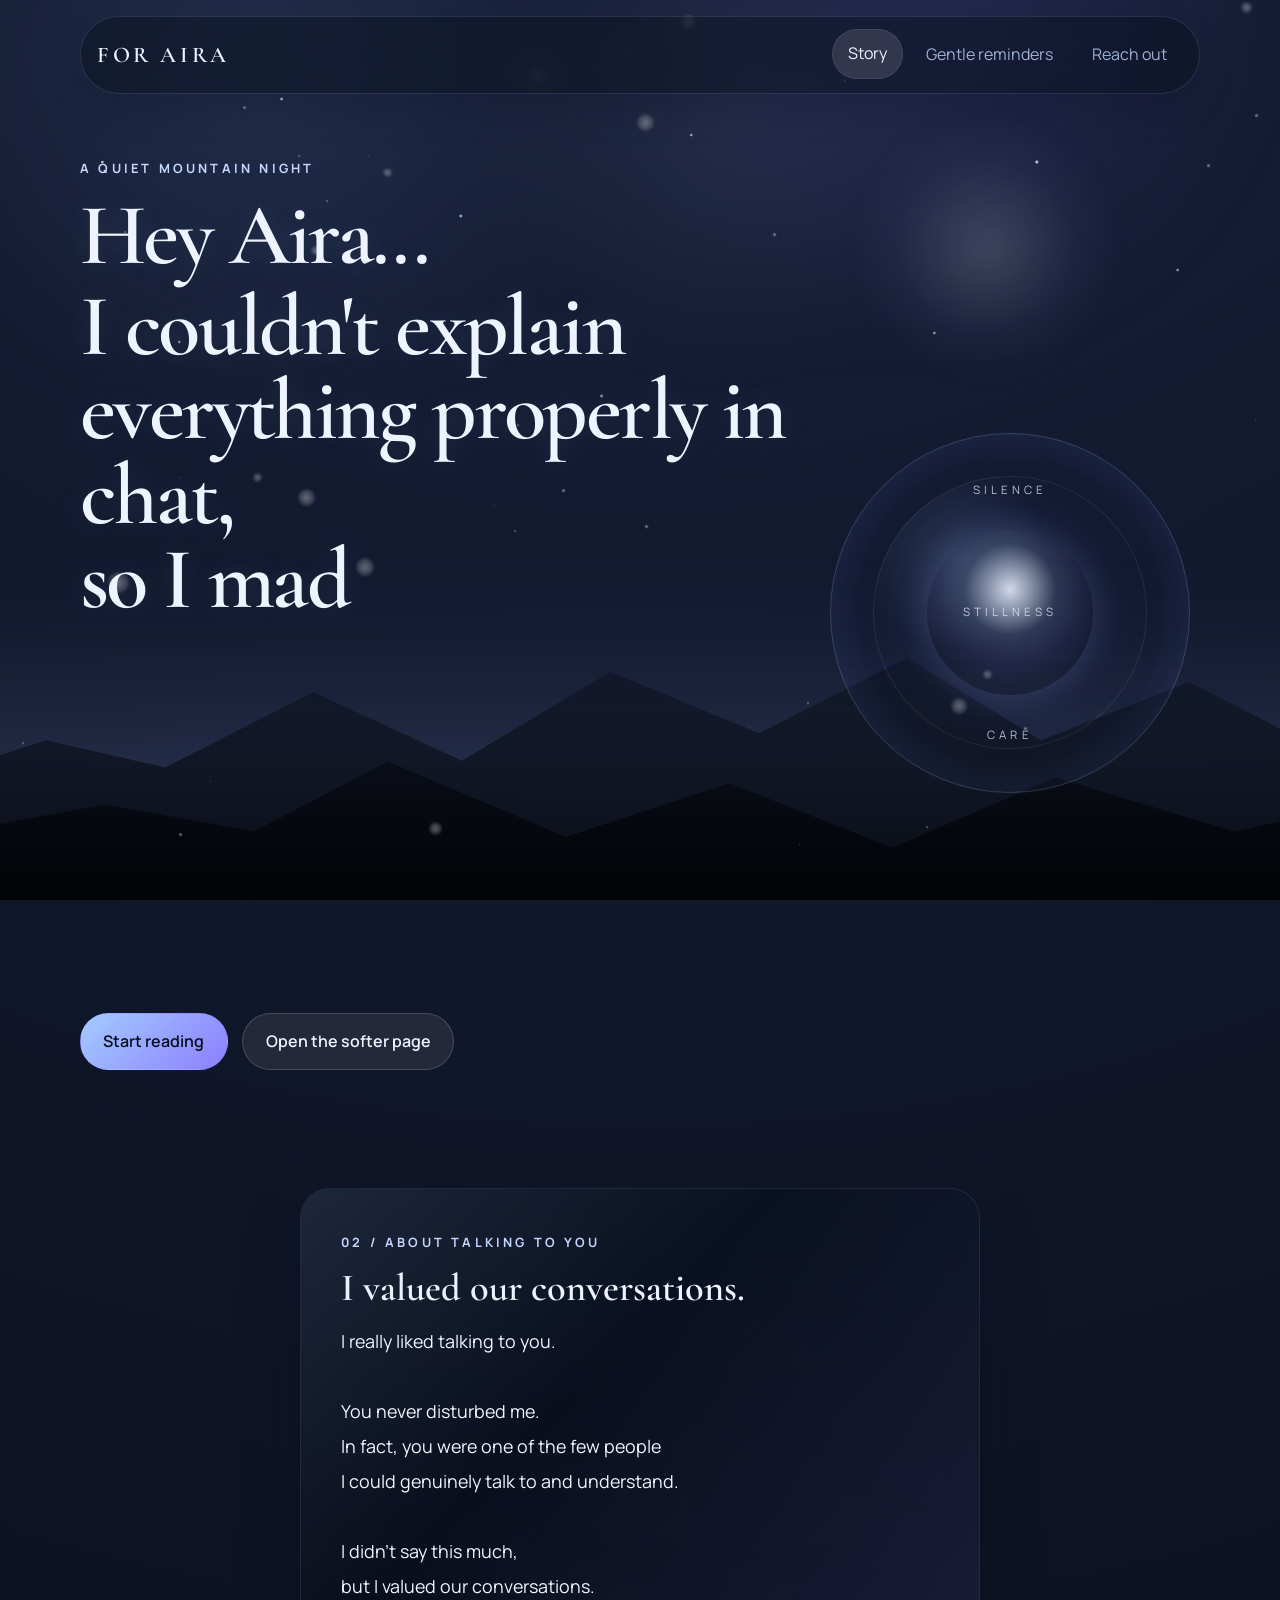
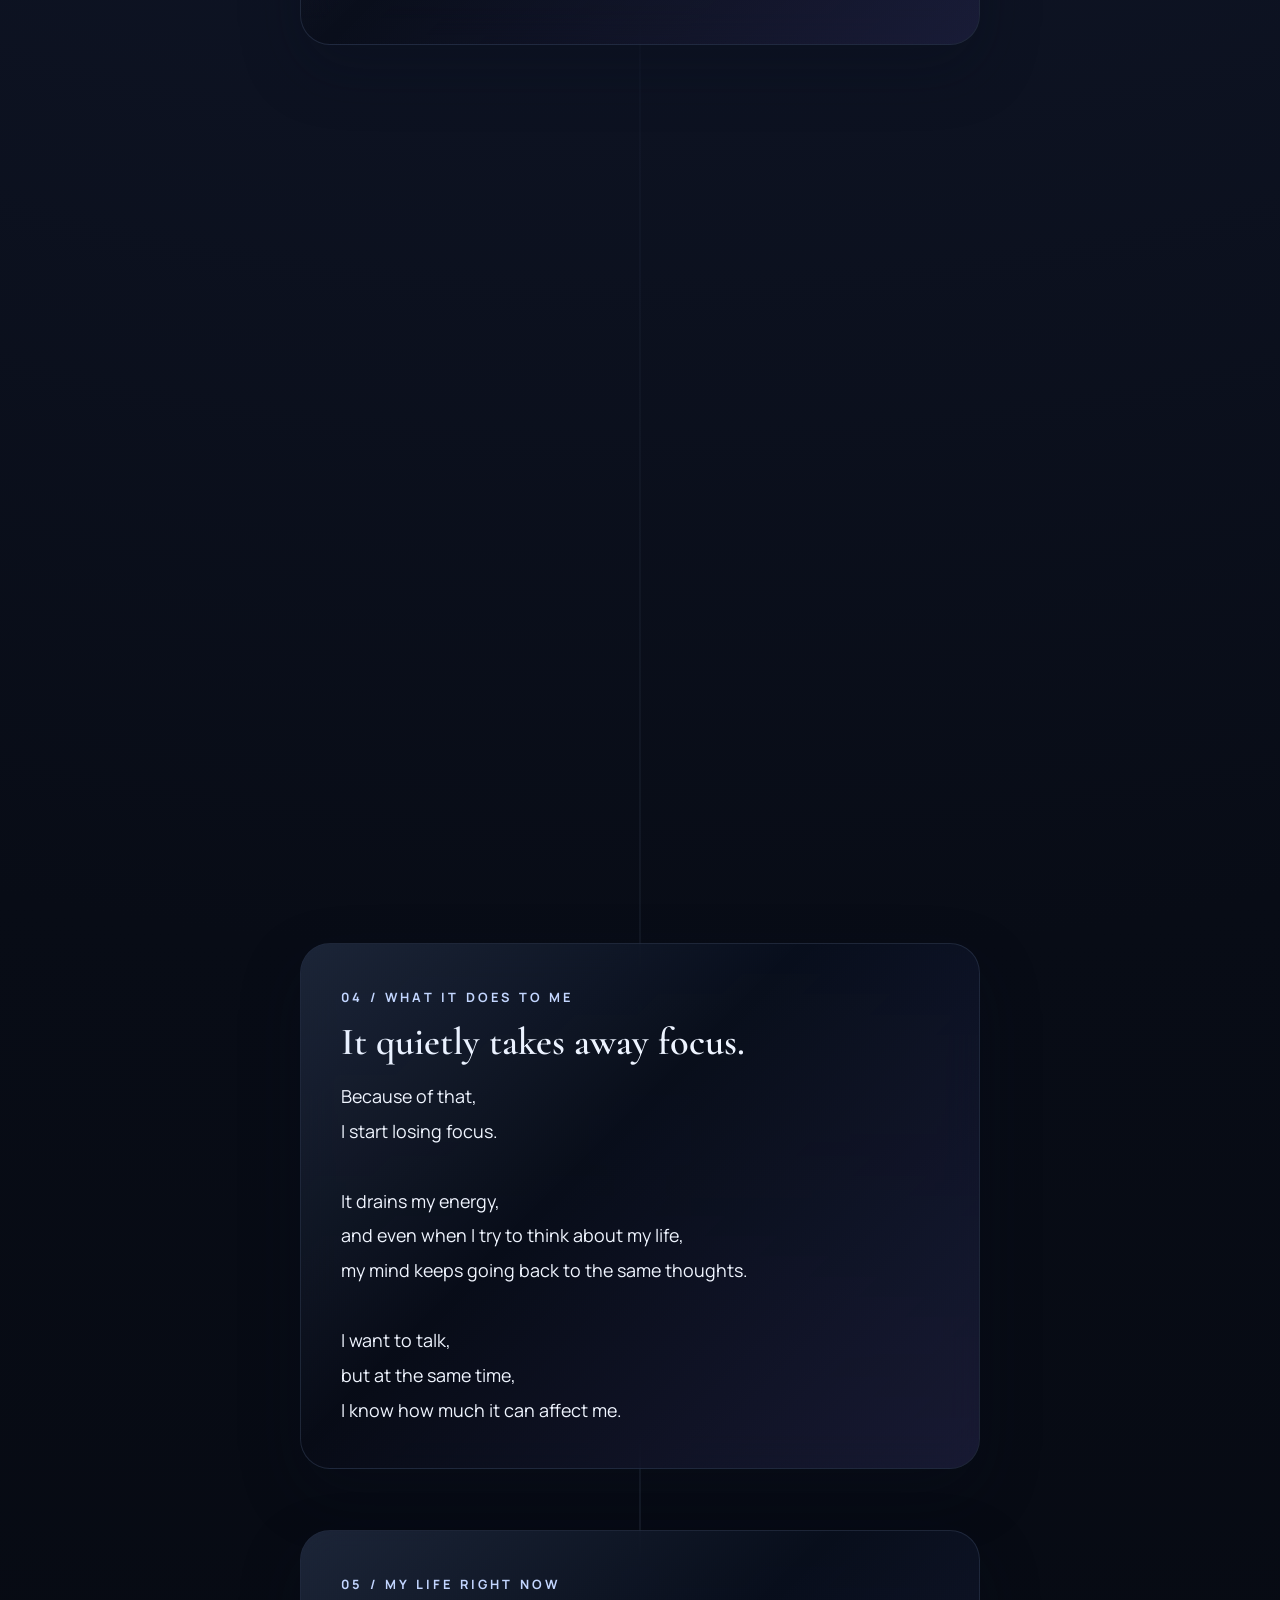
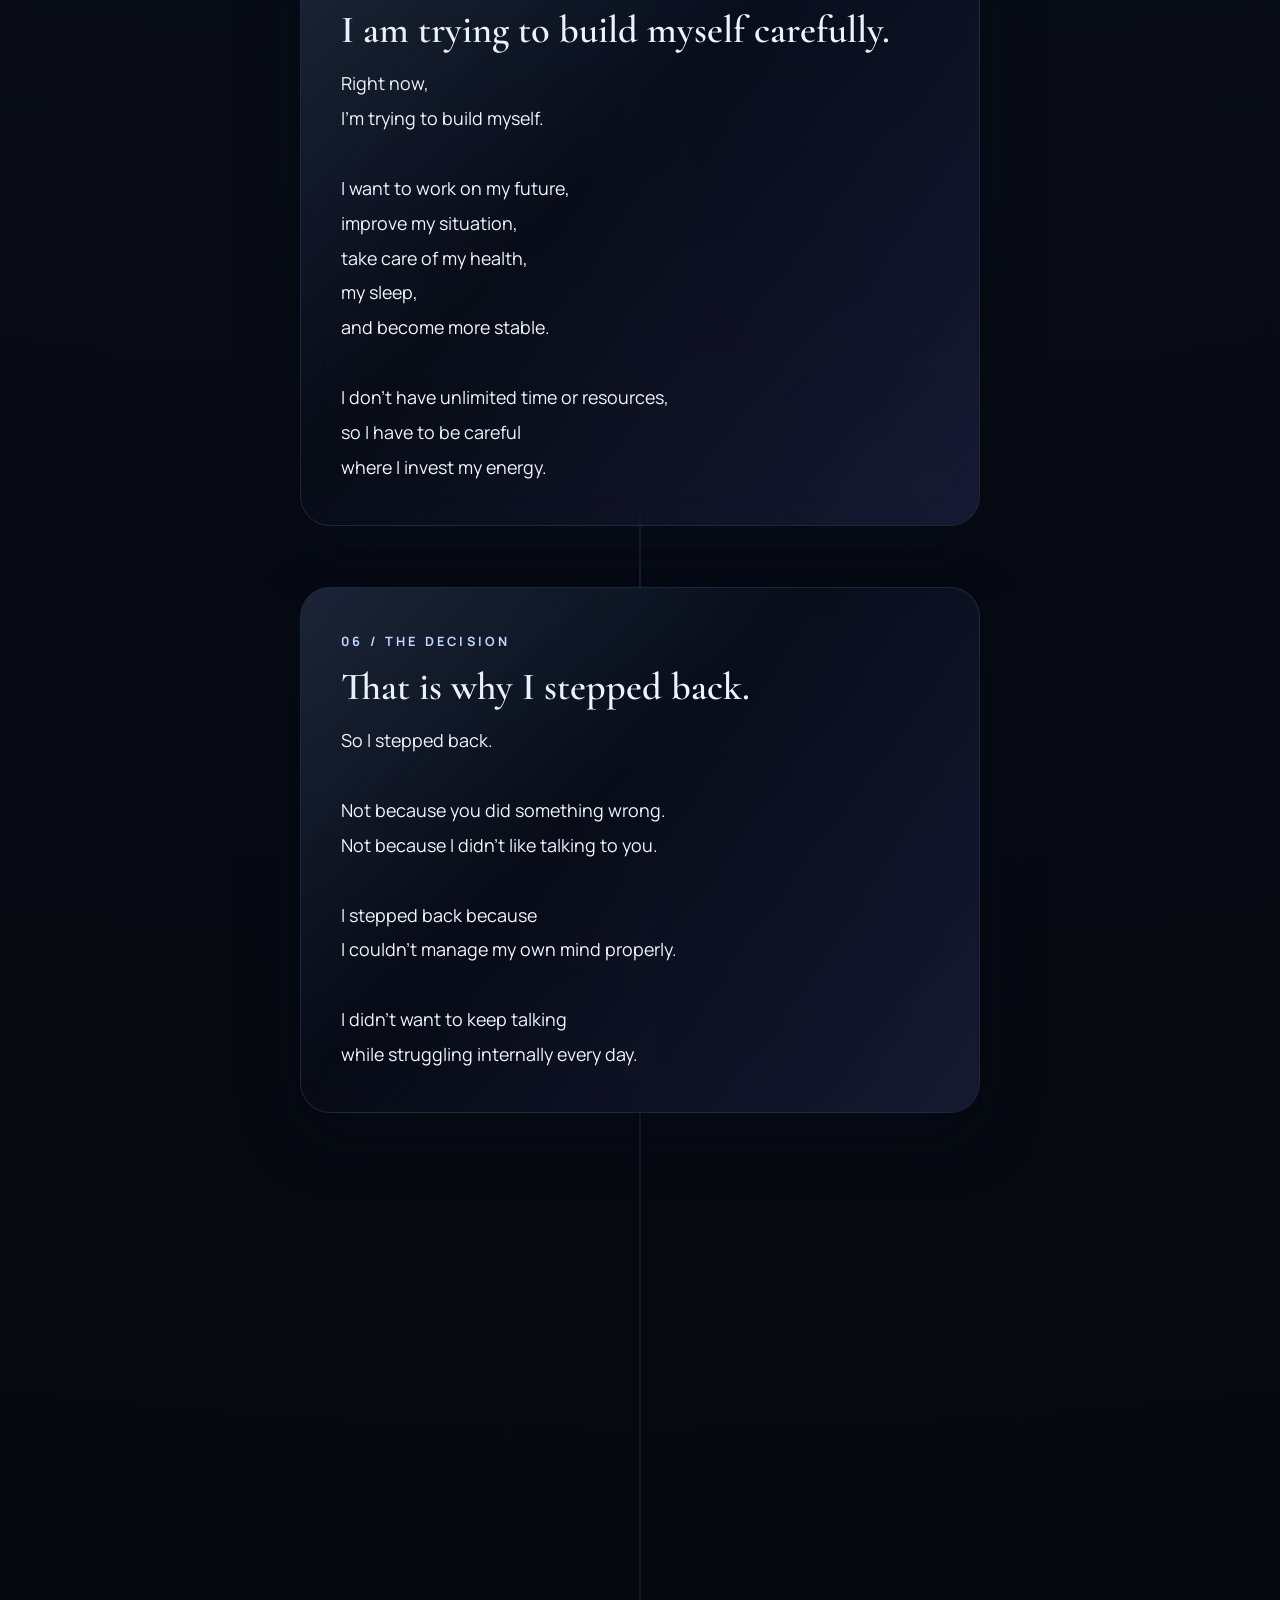
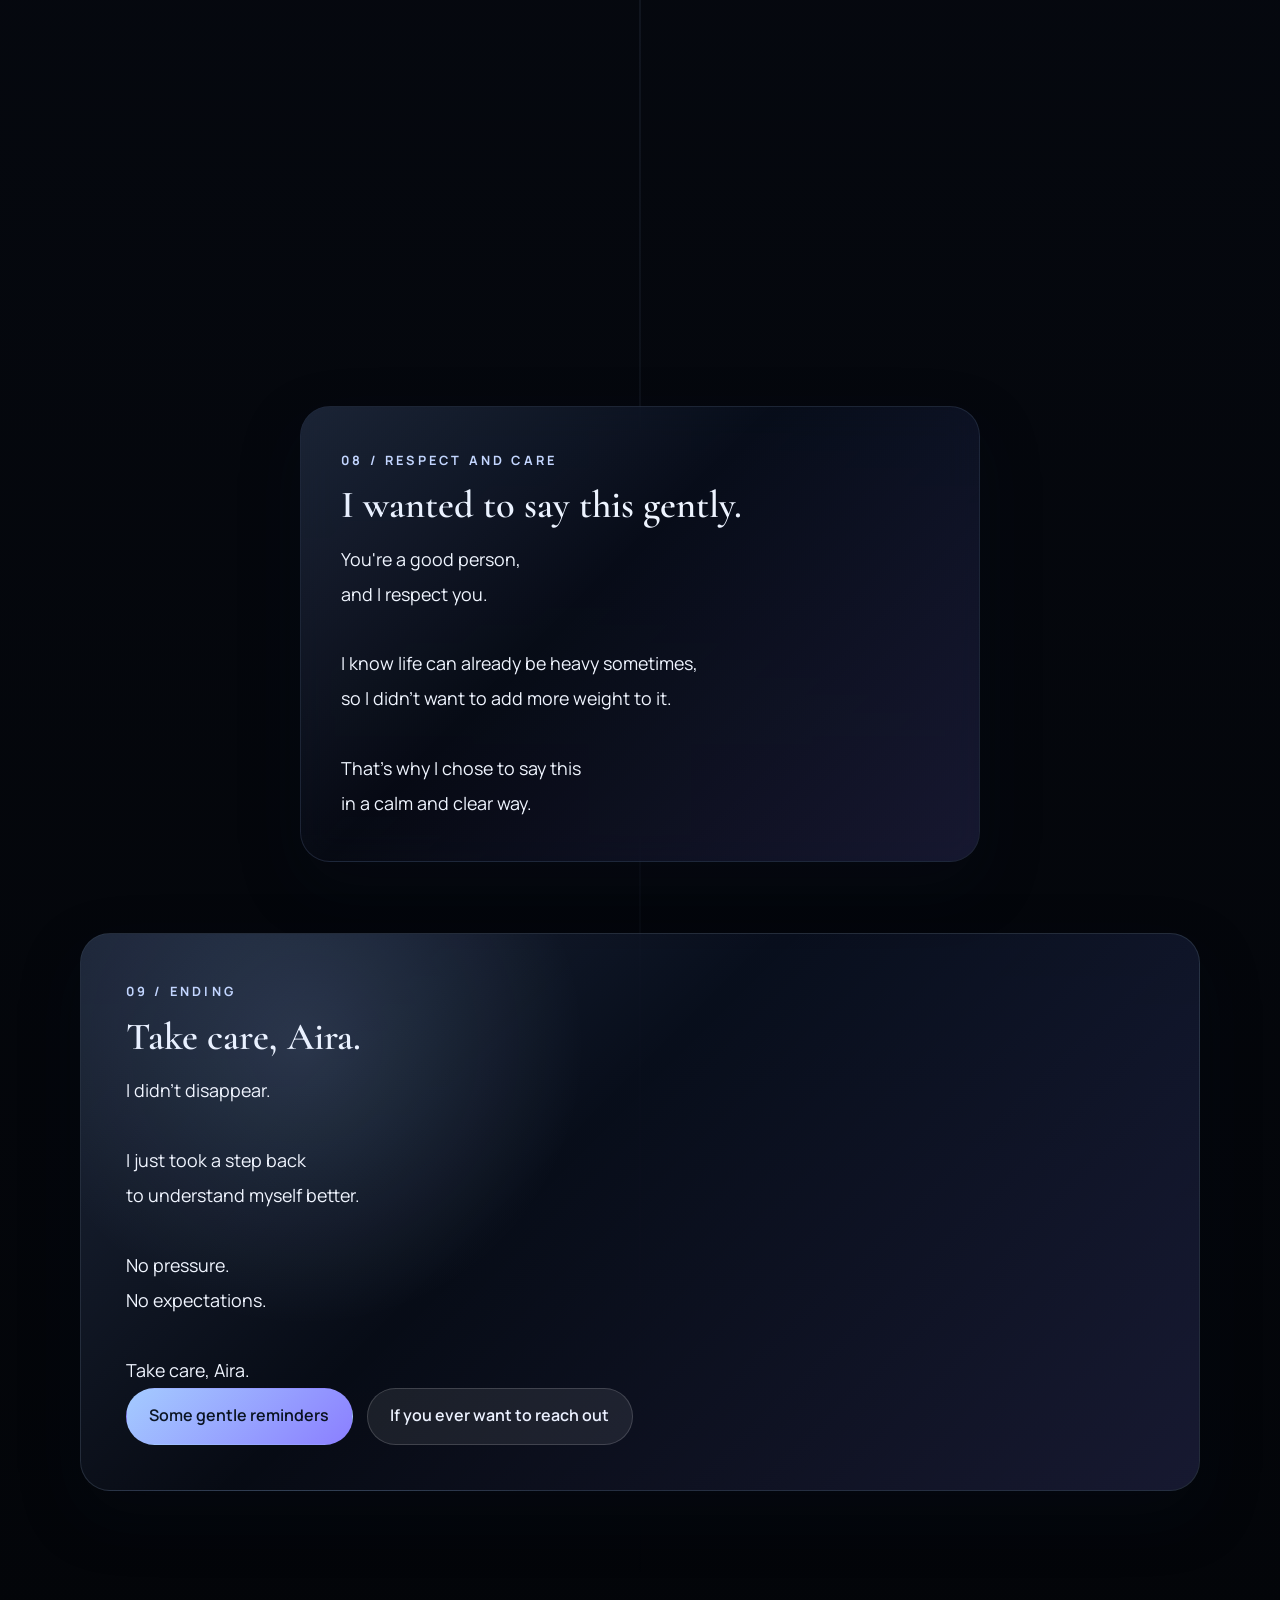
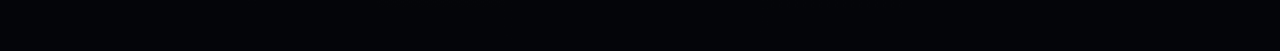
<file: index.html>
<!DOCTYPE html>
<html lang="en">
<head>
  <meta charset="UTF-8">
  <meta name="viewport" content="width=device-width, initial-scale=1.0">
  <meta name="theme-color" content="#070b15">
  <title>A Quiet Note for Aira</title>
  <link rel="preconnect" href="https://fonts.googleapis.com">
  <link rel="preconnect" href="https://fonts.gstatic.com" crossorigin>
  <link href="https://fonts.googleapis.com/css2?family=Cormorant+Garamond:wght@400;500;600;700&family=Manrope:wght@400;500;600;700&family=Quicksand:wght@500;600;700&display=swap" rel="stylesheet">
  <link rel="stylesheet" href="style.css">
  <script src="java.js" defer></script>
</head>
<body class="page-main">
  <div class="page-transition" aria-hidden="true"></div>

  <div class="ambient ambient-main" aria-hidden="true">
    <div class="starfield parallax-layer" data-speed="0.05"></div>
    <div class="nebula parallax-layer" data-speed="0.1"></div>
    <div class="moon-glow parallax-layer" data-speed="0.08"></div>
    <div class="mist mist-one"></div>
    <div class="mist mist-two"></div>
    <div class="mountain mountain-back parallax-layer" data-speed="0.03"></div>
    <div class="mountain mountain-front parallax-layer" data-speed="0.015"></div>
    <div class="particle-field" data-particle-kind="star" data-particle-count="24"></div>
    <div class="particle-field" data-particle-kind="orb" data-particle-count="14"></div>
  </div>

  <header class="site-header">
    <nav class="site-nav" aria-label="Primary">
      <a class="brand" href="index.html">For Aira</a>
      <div class="nav-links">
        <a class="nav-link is-current" href="index.html">Story</a>
        <a class="nav-link" href="real.html">Gentle reminders</a>
        <a class="nav-link" href="q&amp;a.html">Reach out</a>
      </div>
    </nav>
  </header>

  <main class="main-shell">
    <section class="main-hero">
      <div class="container hero-layout">
        <div class="hero-copy">
          <p class="eyebrow">A quiet mountain night</p>
          <h1 class="hero-title">
            <span class="typed-line" data-text="Hey Aira..."></span>
            <span class="typed-line" data-text="I couldn&#39;t explain everything properly in chat,"></span>
            <span class="typed-line" data-text="so I made this."></span>
            <span class="typed-line" data-text="I wanted to say it calmly,"></span>
            <span class="typed-line" data-text="clearly,"></span>
            <span class="typed-line" data-text="and without any confusion."></span>
          </h1>
          <p class="hero-note reveal">
            A small digital space, made slowly and gently, so everything could be said with calm.
          </p>
          <div class="button-row reveal">
            <button class="button button-primary hero-start" type="button" data-scroll-target="#story-start">Start reading</button>
            <a class="button button-secondary" href="real.html">Open the softer page</a>
          </div>
        </div>

        <div class="hero-orbit reveal" aria-hidden="true">
          <div class="orbit-ring orbit-ring-one"></div>
          <div class="orbit-ring orbit-ring-two"></div>
          <div class="orbit-core"></div>
          <div class="hero-emblem">
            <span>silence</span>
            <span>stillness</span>
            <span>care</span>
          </div>
        </div>
      </div>
    </section>

    <section class="container story-flow" id="story-start" aria-label="Story sections">
      <div class="story-section">
        <article class="story-card reveal">
          <span class="story-step">02 / About talking to you</span>
          <h2 class="story-heading">I valued our conversations.</h2>
          <p class="story-text">I really liked talking to you.

You never disturbed me.
In fact, you were one of the few people
I could genuinely talk to and understand.

I didn&#39;t say this much,
but I valued our conversations.</p>
        </article>
      </div>

      <div class="story-section">
        <article class="story-card reveal">
          <span class="story-step">03 / The real issue</span>
          <h2 class="story-heading">This is something I have been trying to understand.</h2>
          <p class="story-text">There&#39;s something about me
that I&#39;ve been trying to understand and fix.

When I start caring about someone,
my mind begins to react too strongly
to small things.

A late reply...
a sudden silence...
a conversation ending in the middle...

These are normal things,
but my mind doesn&#39;t treat them normally.

It keeps thinking about them again and again,
even when I don&#39;t want to.</p>
        </article>
      </div>

      <div class="story-section">
        <article class="story-card reveal">
          <span class="story-step">04 / What it does to me</span>
          <h2 class="story-heading">It quietly takes away focus.</h2>
          <p class="story-text">Because of that,
I start losing focus.

It drains my energy,
and even when I try to think about my life,
my mind keeps going back to the same thoughts.

I want to talk,
but at the same time,
I know how much it can affect me.</p>
        </article>
      </div>

      <div class="story-section">
        <article class="story-card reveal">
          <span class="story-step">05 / My life right now</span>
          <h2 class="story-heading">I am trying to build myself carefully.</h2>
          <p class="story-text">Right now,
I&#39;m trying to build myself.

I want to work on my future,
improve my situation,
take care of my health,
my sleep,
and become more stable.

I don&#39;t have unlimited time or resources,
so I have to be careful
where I invest my energy.</p>
        </article>
      </div>

      <div class="story-section">
        <article class="story-card reveal">
          <span class="story-step">06 / The decision</span>
          <h2 class="story-heading">That is why I stepped back.</h2>
          <p class="story-text">So I stepped back.

Not because you did something wrong.
Not because I didn&#39;t like talking to you.

I stepped back because
I couldn&#39;t manage my own mind properly.

I didn&#39;t want to keep talking
while struggling internally every day.</p>
        </article>
      </div>

      <div class="story-section">
        <article class="story-card reveal">
          <span class="story-step">07 / Answer to your question</span>
          <h2 class="story-heading">You are not the problem.</h2>
          <p class="story-text">You once asked me
what was wrong in you so you could improve.

Honestly...

there is nothing wrong with you.

This was never about you being a problem.

The real issue is how my mind reacts,
how I handle attachment,
and how I deal with small uncertainties.

So please don&#39;t think
you need to change yourself because of this.

You are not the problem.</p>
        </article>
      </div>

      <div class="story-section">
        <article class="story-card reveal">
          <span class="story-step">08 / Respect and care</span>
          <h2 class="story-heading">I wanted to say this gently.</h2>
          <p class="story-text">You&#39;re a good person,
and I respect you.

I know life can already be heavy sometimes,
so I didn&#39;t want to add more weight to it.

That&#39;s why I chose to say this
in a calm and clear way.</p>
        </article>
      </div>

      <div class="story-finale reveal">
        <article class="finale-card">
          <span class="story-step">09 / Ending</span>
          <h2 class="story-heading">Take care, Aira.</h2>
          <p class="story-text">I didn&#39;t disappear.

I just took a step back
to understand myself better.

No pressure.
No expectations.

Take care, Aira.</p>
          <div class="button-row">
            <a class="button button-primary" href="real.html">Some gentle reminders</a>
            <a class="button button-secondary" href="q&amp;a.html">If you ever want to reach out</a>
          </div>
        </article>
      </div>
    </section>
  </main>
</body>
</html>
</file>
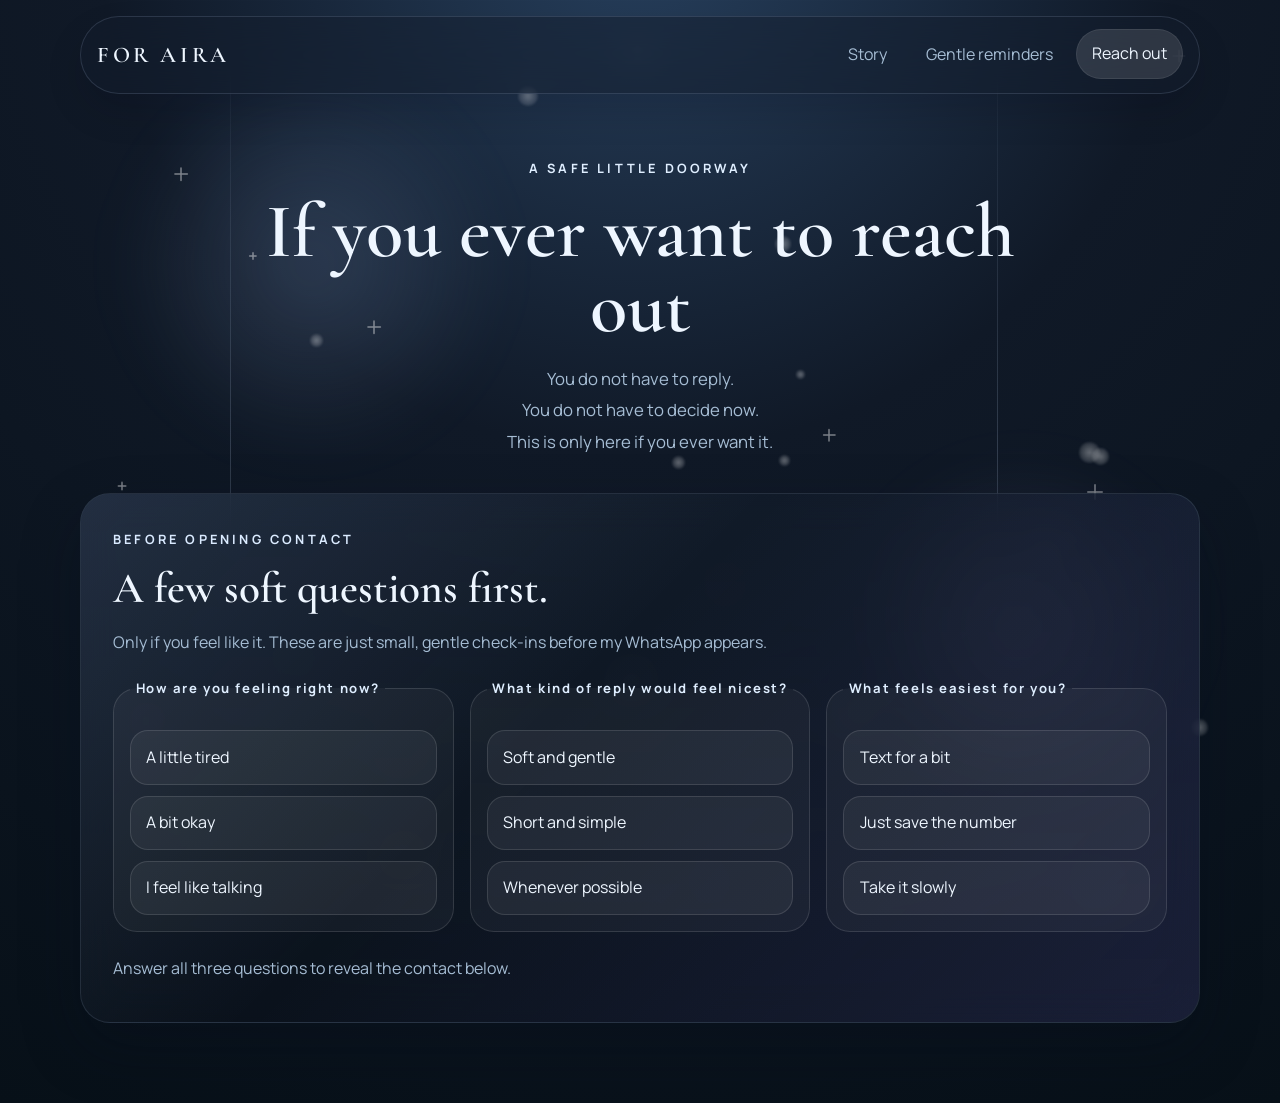
<file: q&a.html>
<!DOCTYPE html>
<html lang="en">
<head>
  <meta charset="UTF-8">
  <meta name="viewport" content="width=device-width, initial-scale=1.0">
  <meta name="theme-color" content="#101f32">
  <title>A Gentle Doorway for Aira</title>
  <link rel="preconnect" href="https://fonts.googleapis.com">
  <link rel="preconnect" href="https://fonts.gstatic.com" crossorigin>
  <link href="https://fonts.googleapis.com/css2?family=Cormorant+Garamond:wght@400;500;600;700&family=Manrope:wght@400;500;600;700&family=Quicksand:wght@500;600;700&display=swap" rel="stylesheet">
  <link rel="stylesheet" href="style.css">
  <script src="java.js" defer></script>
</head>
<body class="page-contact">
  <div class="page-transition" aria-hidden="true"></div>

  <div class="ambient ambient-contact" aria-hidden="true">
    <div class="aura aura-one"></div>
    <div class="aura aura-two"></div>
    <div class="beam beam-one"></div>
    <div class="beam beam-two"></div>
    <div class="particle-field" data-particle-kind="orb" data-particle-count="16"></div>
    <div class="particle-field" data-particle-kind="sparkle" data-particle-count="12"></div>
  </div>

  <header class="site-header">
    <nav class="site-nav" aria-label="Primary">
      <a class="brand" href="index.html">For Aira</a>
      <div class="nav-links">
        <a class="nav-link" href="index.html">Story</a>
        <a class="nav-link" href="real.html">Gentle reminders</a>
        <a class="nav-link is-current" href="q&amp;a.html">Reach out</a>
      </div>
    </nav>
  </header>

  <main class="contact-main">
    <section class="container contact-hero reveal">
      <p class="eyebrow">A safe little doorway</p>
      <h1>If you ever want to reach out</h1>
      <p class="contact-lead">You do not have to reply.
You do not have to decide now.
This is only here if you ever want it.</p>
    </section>

    <section class="container contact-layout" data-contact-page>
      <article class="panel whatsapp-panel reveal" data-gate-shell>
        <p class="panel-kicker">Before opening contact</p>
        <h2>A few soft questions first.</h2>
        <p class="whatsapp-intro">Only if you feel like it. These are just small, gentle check-ins before my WhatsApp appears.</p>

        <div class="question-grid" aria-label="Gentle questions">
          <fieldset class="question-card">
            <legend>How are you feeling right now?</legend>
            <div class="question-options" data-question="feeling">
              <input class="question-choice" type="radio" name="feeling" id="feeling-tired" value="tired">
              <label class="question-label" for="feeling-tired">A little tired</label>
              <input class="question-choice" type="radio" name="feeling" id="feeling-okay" value="okay">
              <label class="question-label" for="feeling-okay">A bit okay</label>
              <input class="question-choice" type="radio" name="feeling" id="feeling-talk" value="talk">
              <label class="question-label" for="feeling-talk">I feel like talking</label>
            </div>
          </fieldset>

          <fieldset class="question-card">
            <legend>What kind of reply would feel nicest?</legend>
            <div class="question-options" data-question="reply-style">
              <input class="question-choice" type="radio" name="reply-style" id="reply-style-soft" value="soft">
              <label class="question-label" for="reply-style-soft">Soft and gentle</label>
              <input class="question-choice" type="radio" name="reply-style" id="reply-style-short" value="short">
              <label class="question-label" for="reply-style-short">Short and simple</label>
              <input class="question-choice" type="radio" name="reply-style" id="reply-style-later" value="later">
              <label class="question-label" for="reply-style-later">Whenever possible</label>
            </div>
          </fieldset>

          <fieldset class="question-card">
            <legend>What feels easiest for you?</legend>
            <div class="question-options" data-question="comfort">
              <input class="question-choice" type="radio" name="comfort" id="comfort-text" value="text">
              <label class="question-label" for="comfort-text">Text for a bit</label>
              <input class="question-choice" type="radio" name="comfort" id="comfort-save" value="save">
              <label class="question-label" for="comfort-save">Just save the number</label>
              <input class="question-choice" type="radio" name="comfort" id="comfort-slow" value="slow">
              <label class="question-label" for="comfort-slow">Take it slowly</label>
            </div>
          </fieldset>
        </div>

        <div class="whatsapp-actions">
          <p class="gate-note" data-gate-note>Answer all three questions to reveal the contact below.</p>
        </div>

        <div class="whatsapp-reveal" data-contact-reveal>
          <p class="panel-kicker">WhatsApp contact</p>
          <a class="whatsapp-number" href="https://wa.me/917055502899" target="_blank" rel="noopener noreferrer">7055502899</a>
          <p class="whatsapp-note">Use it only if and when it feels right.</p>
          <div class="button-row">
            <a class="button button-primary" href="https://wa.me/917055502899" target="_blank" rel="noopener noreferrer">Open WhatsApp</a>
            <button class="button button-secondary" type="button" data-copy-number data-number="7055502899">Copy number</button>
          </div>
          <p class="status-message" data-copy-note>Take your time.</p>
        </div>
      </article>
    </section>
  </main>
</body>
</html>
</file>
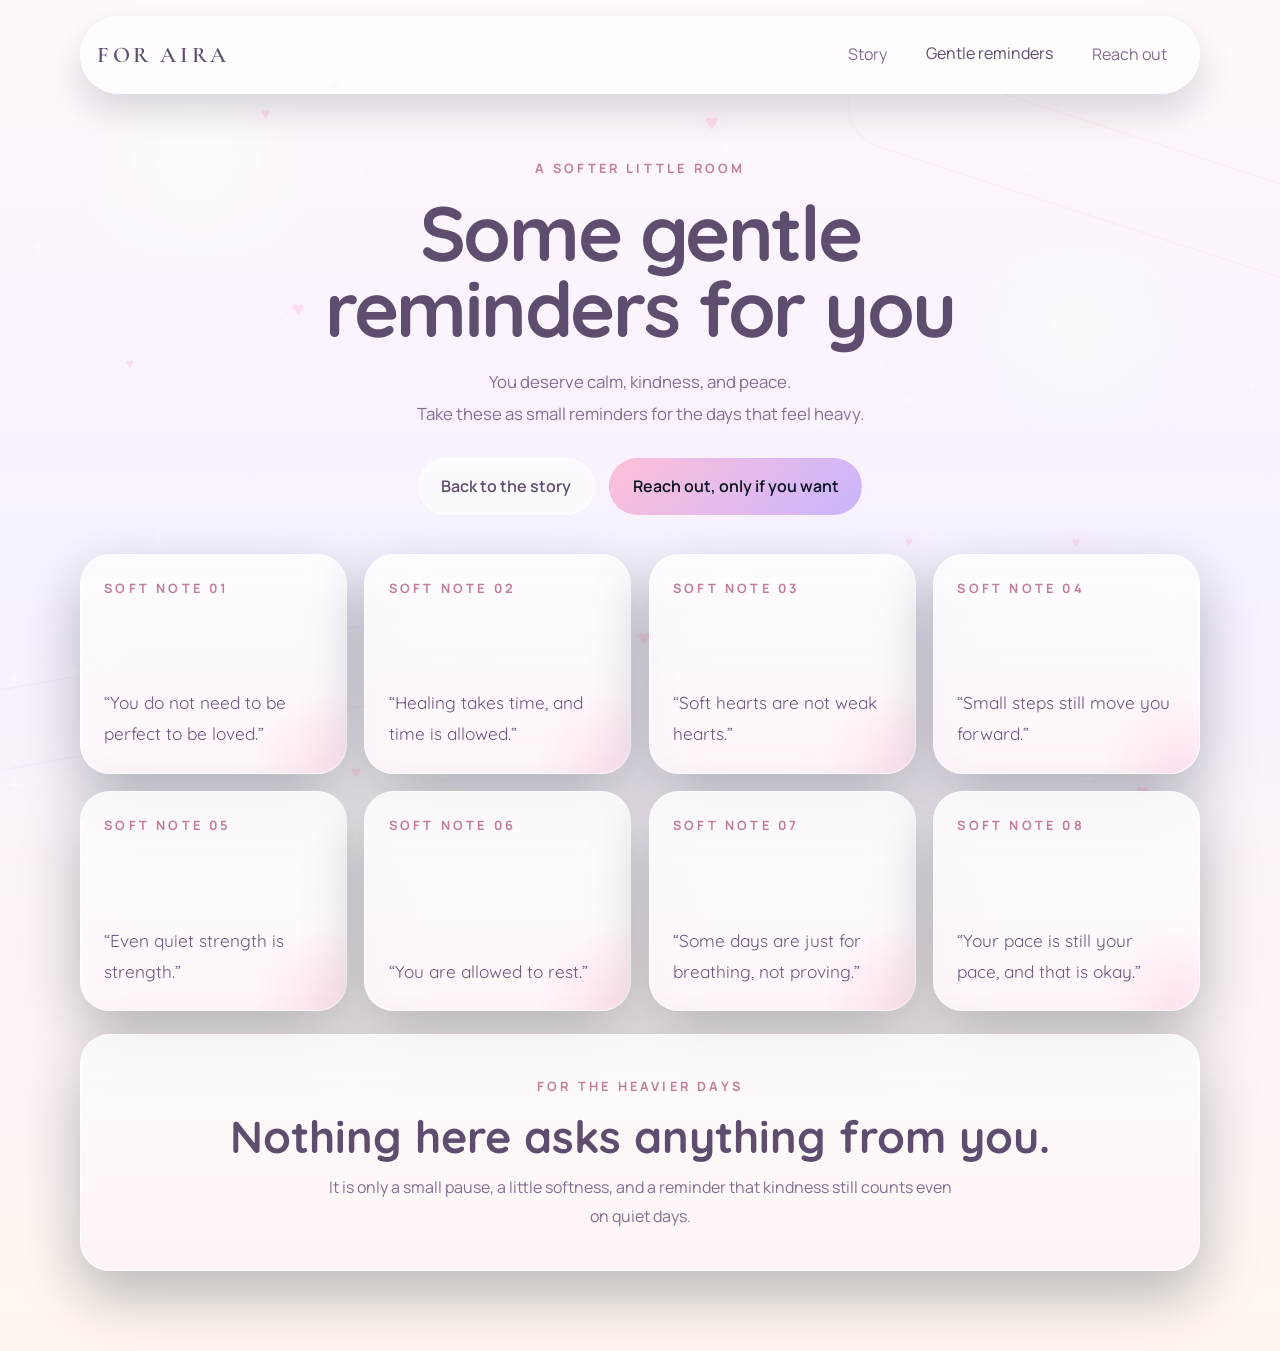
<file: real.html>
<!DOCTYPE html>
<html lang="en">
<head>
  <meta charset="UTF-8">
  <meta name="viewport" content="width=device-width, initial-scale=1.0">
  <meta name="theme-color" content="#fff1f7">
  <title>Gentle Reminders for Aira</title>
  <link rel="preconnect" href="https://fonts.googleapis.com">
  <link rel="preconnect" href="https://fonts.gstatic.com" crossorigin>
  <link href="https://fonts.googleapis.com/css2?family=Cormorant+Garamond:wght@400;500;600;700&family=Manrope:wght@400;500;600;700&family=Quicksand:wght@500;600;700&display=swap" rel="stylesheet">
  <link rel="stylesheet" href="style.css">
  <script src="java.js" defer></script>
</head>
<body class="page-motivation">
  <div class="page-transition" aria-hidden="true"></div>

  <div class="ambient ambient-motivation" aria-hidden="true">
    <div class="cloud cloud-one"></div>
    <div class="cloud cloud-two"></div>
    <div class="cloud cloud-three"></div>
    <div class="ribbon ribbon-one"></div>
    <div class="ribbon ribbon-two"></div>
    <div class="particle-field" data-particle-kind="heart" data-particle-count="14"></div>
    <div class="particle-field" data-particle-kind="sparkle" data-particle-count="18"></div>
    <div class="particle-field" data-particle-kind="orb" data-particle-count="10"></div>
  </div>

  <header class="site-header">
    <nav class="site-nav" aria-label="Primary">
      <a class="brand" href="index.html">For Aira</a>
      <div class="nav-links">
        <a class="nav-link" href="index.html">Story</a>
        <a class="nav-link is-current" href="real.html">Gentle reminders</a>
        <a class="nav-link" href="q&amp;a.html">Reach out</a>
      </div>
    </nav>
  </header>

  <main class="motivation-main">
    <section class="container motivation-hero reveal">
      <p class="eyebrow">A softer little room</p>
      <h1 class="soft-title">Some gentle reminders for you</h1>
      <p class="motivation-lead">You deserve calm, kindness, and peace.
Take these as small reminders for the days that feel heavy.</p>
      <div class="button-row center-row">
        <a class="button button-secondary" href="index.html">Back to the story</a>
        <a class="button button-primary" href="q&amp;a.html">Reach out, only if you want</a>
      </div>
    </section>

    <section class="container quote-grid" aria-label="Gentle quotes">
      <article class="quote-card reveal" style="--float-duration: 8s; --float-delay: -1s;">
        <span class="quote-label">soft note 01</span>
        <p>&ldquo;You do not need to be perfect to be loved.&rdquo;</p>
      </article>

      <article class="quote-card reveal" style="--float-duration: 10s; --float-delay: -4s;">
        <span class="quote-label">soft note 02</span>
        <p>&ldquo;Healing takes time, and time is allowed.&rdquo;</p>
      </article>

      <article class="quote-card reveal" style="--float-duration: 9s; --float-delay: -2s;">
        <span class="quote-label">soft note 03</span>
        <p>&ldquo;Soft hearts are not weak hearts.&rdquo;</p>
      </article>

      <article class="quote-card reveal" style="--float-duration: 11s; --float-delay: -5s;">
        <span class="quote-label">soft note 04</span>
        <p>&ldquo;Small steps still move you forward.&rdquo;</p>
      </article>

      <article class="quote-card reveal" style="--float-duration: 8.5s; --float-delay: -3s;">
        <span class="quote-label">soft note 05</span>
        <p>&ldquo;Even quiet strength is strength.&rdquo;</p>
      </article>

      <article class="quote-card reveal" style="--float-duration: 9.5s; --float-delay: -6s;">
        <span class="quote-label">soft note 06</span>
        <p>&ldquo;You are allowed to rest.&rdquo;</p>
      </article>

      <article class="quote-card reveal" style="--float-duration: 10.5s; --float-delay: -2.5s;">
        <span class="quote-label">soft note 07</span>
        <p>&ldquo;Some days are just for breathing, not proving.&rdquo;</p>
      </article>

      <article class="quote-card reveal" style="--float-duration: 8.8s; --float-delay: -4.5s;">
        <span class="quote-label">soft note 08</span>
        <p>&ldquo;Your pace is still your pace, and that is okay.&rdquo;</p>
      </article>
    </section>

    <section class="container comfort-ribbon reveal">
      <div class="ribbon-card">
        <p class="eyebrow">For the heavier days</p>
        <h2>Nothing here asks anything from you.</h2>
        <p>It is only a small pause, a little softness, and a reminder that kindness still counts even on quiet days.</p>
      </div>
    </section>
  </main>
</body>
</html>
</file>
<file: style.css>
:root {
  --font-display: "Cormorant Garamond", serif;
  --font-body: "Manrope", sans-serif;
  --font-soft: "Quicksand", sans-serif;
  --ease-out: cubic-bezier(0.22, 1, 0.36, 1);
  --shadow-soft: 0 24px 60px rgba(6, 14, 30, 0.28);
  --header-offset: 96px;
}

*,
*::before,
*::after {
  box-sizing: border-box;
}

html {
  scroll-behavior: smooth;
}

body {
  margin: 0;
  min-height: 100vh;
  font-family: var(--font-body);
  color: var(--text-main);
  background: var(--page-bg);
  overflow-x: hidden;
  line-height: 1.6;
}

body::selection {
  background: rgba(180, 206, 255, 0.28);
}

a {
  color: inherit;
  text-decoration: none;
}

button,
input,
textarea {
  font: inherit;
}

button {
  cursor: pointer;
}

img,
svg {
  display: block;
  max-width: 100%;
}

.container {
  width: min(1120px, calc(100% - 2rem));
  margin: 0 auto;
}

.ambient {
  position: fixed;
  inset: 0;
  overflow: hidden;
  pointer-events: none;
  z-index: 0;
}

.ambient > div {
  position: absolute;
}

.page-transition {
  position: fixed;
  inset: 0;
  z-index: 90;
  pointer-events: none;
  background:
    radial-gradient(circle at 20% 20%, rgba(175, 205, 255, 0.22), transparent 32%),
    radial-gradient(circle at 80% 12%, rgba(214, 194, 255, 0.16), transparent 24%),
    linear-gradient(180deg, rgba(7, 13, 24, 0.96), rgba(7, 13, 24, 0.99));
  opacity: 1;
  transform: scale(1);
  transition: opacity 0.85s var(--ease-out), transform 0.85s var(--ease-out);
}

body.is-ready .page-transition {
  opacity: 0;
  transform: scale(1.05);
}

body.is-leaving .page-transition {
  opacity: 1;
  transform: scale(1);
  transition-duration: 0.35s;
}

.site-header {
  position: fixed;
  top: 0;
  left: 0;
  width: 100%;
  z-index: 40;
  padding: 1rem 0;
}

.site-nav {
  width: min(1120px, calc(100% - 2rem));
  margin: 0 auto;
  display: flex;
  align-items: center;
  justify-content: space-between;
  gap: 1rem;
  padding: 0.8rem 1rem;
  border-radius: 999px;
  background: var(--nav-bg);
  border: 1px solid var(--nav-border);
  backdrop-filter: blur(18px);
  box-shadow: 0 18px 36px rgba(5, 10, 20, 0.14);
}

.brand {
  font-family: var(--font-display);
  font-size: 1.4rem;
  font-weight: 600;
  letter-spacing: 0.16em;
  text-transform: uppercase;
}

.nav-links {
  display: flex;
  align-items: center;
  flex-wrap: wrap;
  justify-content: flex-end;
  gap: 0.45rem;
}

.nav-link {
  padding: 0.78rem 1rem;
  border-radius: 999px;
  color: var(--muted);
  transition:
    color 0.3s ease,
    background 0.3s ease,
    transform 0.3s ease,
    box-shadow 0.3s ease;
}

.nav-link:hover,
.nav-link:focus-visible,
.nav-link.is-current {
  color: var(--text-main);
  background: rgba(255, 255, 255, 0.12);
  transform: translateY(-1px);
  box-shadow: inset 0 0 0 1px rgba(255, 255, 255, 0.08);
  outline: none;
}

.button-row {
  display: flex;
  align-items: center;
  flex-wrap: wrap;
  gap: 0.9rem;
}

.center-row {
  justify-content: center;
}

.button {
  display: inline-flex;
  align-items: center;
  justify-content: center;
  min-height: 3.2rem;
  padding: 0.92rem 1.4rem;
  border: 1px solid rgba(255, 255, 255, 0.16);
  border-radius: 999px;
  font-weight: 600;
  transition:
    transform 0.35s var(--ease-out),
    box-shadow 0.35s var(--ease-out),
    background 0.35s ease,
    border-color 0.35s ease;
}

.button:hover,
.button:focus-visible {
  transform: translateY(-2px);
  box-shadow: 0 16px 32px rgba(4, 14, 32, 0.2);
  outline: none;
}

.button-primary {
  color: #08111f;
  background: linear-gradient(135deg, var(--accent) 0%, var(--accent-strong) 100%);
  border-color: transparent;
}

.button-secondary {
  color: var(--text-main);
  background: rgba(255, 255, 255, 0.08);
}

.eyebrow,
.story-step,
.panel-kicker,
.quote-label {
  display: inline-flex;
  align-items: center;
  gap: 0.5rem;
  margin: 0 0 0.95rem;
  font-size: 0.8rem;
  font-weight: 700;
  letter-spacing: 0.25em;
  text-transform: uppercase;
  color: var(--accent-2);
}

.reveal {
  opacity: 0;
  transform: translateY(30px) scale(0.985);
  filter: blur(18px);
  transition:
    opacity 0.9s var(--ease-out),
    transform 0.9s var(--ease-out),
    filter 0.9s var(--ease-out);
}

.reveal.is-visible {
  opacity: 1;
  transform: translateY(0) scale(1);
  filter: blur(0);
}

.particle-field {
  inset: 0;
}

.particle {
  position: absolute;
  border-radius: 999px;
  animation: driftUp var(--duration, 18s) linear infinite;
  animation-delay: var(--delay, 0s);
  opacity: 0.45;
  will-change: transform, opacity;
}

.particle.star {
  background: rgba(255, 255, 255, 0.94);
  box-shadow: 0 0 14px rgba(183, 212, 255, 0.7);
}

.particle.orb {
  background: radial-gradient(circle, rgba(255, 255, 255, 0.8), rgba(255, 255, 255, 0));
  filter: blur(1px);
}

.particle.sparkle::before,
.particle.sparkle::after {
  content: "";
  position: absolute;
  top: 50%;
  left: 50%;
  border-radius: 999px;
  background: rgba(255, 255, 255, 0.75);
  transform: translate(-50%, -50%);
}

.particle.sparkle::before {
  width: 2px;
  height: 100%;
}

.particle.sparkle::after {
  width: 100%;
  height: 2px;
}

.particle.heart::before {
  content: "\2665";
  position: absolute;
  inset: 0;
  font-size: inherit;
  line-height: 1;
  color: rgba(255, 153, 198, 0.56);
  text-shadow: 0 0 16px rgba(255, 199, 221, 0.52);
}

body.page-main {
  --page-bg: radial-gradient(circle at 50% -10%, #1a2340 0%, #080c16 45%, #030509 100%);
  --text-main: #eef4ff;
  --muted: #9db0d3;
  --accent: #a4cbff;
  --accent-strong: #8b7fff;
  --accent-2: #c5d7ff;
  --nav-bg: rgba(7, 12, 24, 0.42);
  --nav-border: rgba(182, 206, 255, 0.14);
}

.main-shell {
  position: relative;
  z-index: 2;
  padding-top: var(--header-offset);
}

.main-hero {
  min-height: 100vh;
  display: flex;
  align-items: center;
  padding: 2rem 0 4rem;
}

.hero-layout {
  display: grid;
  grid-template-columns: minmax(0, 1.1fr) minmax(260px, 380px);
  align-items: center;
  gap: 2rem;
}

.hero-copy {
  max-width: 720px;
}

.hero-title {
  margin: 0;
  font-family: var(--font-display);
  font-size: clamp(2.9rem, 6.8vw, 5.8rem);
  font-weight: 600;
  line-height: 0.97;
  letter-spacing: -0.03em;
  text-shadow: 0 0 28px rgba(176, 203, 255, 0.12);
}

.typed-line {
  display: block;
  min-height: 1.05em;
}

.typed-line:last-child {
  margin-bottom: 0.25rem;
}

.hero-note {
  max-width: 36rem;
  margin: 1.35rem 0 1.7rem;
  color: var(--muted);
  font-size: 1.02rem;
  line-height: 1.85;
}

.hero-orbit {
  position: relative;
  width: min(38vw, 360px);
  aspect-ratio: 1;
  margin-inline: auto;
  border-radius: 50%;
}

.hero-orbit.is-visible {
  animation: orbitFloat 9s ease-in-out infinite alternate;
}

.orbit-ring,
.orbit-core {
  position: absolute;
  inset: 0;
  border-radius: 50%;
}

.orbit-ring-one {
  border: 1px solid rgba(187, 211, 255, 0.22);
  box-shadow: inset 0 0 48px rgba(98, 124, 255, 0.14);
}

.orbit-ring-two {
  inset: 12%;
  border: 1px solid rgba(255, 255, 255, 0.08);
  background: radial-gradient(circle at 30% 30%, rgba(164, 203, 255, 0.15), transparent 36%);
}

.orbit-core {
  inset: 27%;
  background:
    radial-gradient(circle at 50% 36%, rgba(230, 238, 255, 0.9), rgba(166, 199, 255, 0.18) 34%, rgba(139, 127, 255, 0.08) 56%, transparent 72%);
  filter: blur(0.5px);
  box-shadow:
    0 0 34px rgba(169, 197, 255, 0.18),
    0 0 90px rgba(105, 125, 255, 0.12);
}

.hero-emblem {
  position: absolute;
  inset: 0;
  display: grid;
  place-items: center;
  gap: 0.45rem;
  text-transform: uppercase;
  letter-spacing: 0.35em;
  font-size: 0.72rem;
  color: rgba(226, 235, 255, 0.78);
}

.story-flow {
  position: relative;
  padding: 2rem 0 6rem;
}

.story-flow::before {
  content: "";
  position: absolute;
  top: 0;
  bottom: 2rem;
  left: 50%;
  width: 1px;
  transform: translateX(-50%);
  background: linear-gradient(180deg, rgba(178, 205, 255, 0), rgba(178, 205, 255, 0.22), rgba(178, 205, 255, 0));
}

.story-section {
  display: grid;
  grid-template-columns: 1fr minmax(0, 680px) 1fr;
  padding: 1.4rem 0 2.4rem;
}

.story-section:nth-child(odd) .story-card {
  grid-column: 1 / 3;
  justify-self: end;
}

.story-section:nth-child(even) .story-card {
  grid-column: 2 / 4;
  justify-self: start;
}

.story-card,
.finale-card,
.panel,
.quote-card,
.ribbon-card {
  position: relative;
  overflow: hidden;
  border-radius: 30px;
  backdrop-filter: blur(18px);
  box-shadow: var(--shadow-soft);
}

.story-card {
  width: min(100%, 680px);
  padding: clamp(1.5rem, 4vw, 2.5rem);
  background: linear-gradient(180deg, rgba(9, 16, 31, 0.76), rgba(8, 12, 24, 0.66));
  border: 1px solid rgba(170, 196, 255, 0.14);
}

.story-card::before,
.finale-card::before,
.panel::before {
  content: "";
  position: absolute;
  inset: 0;
  background: linear-gradient(135deg, rgba(169, 199, 255, 0.12), transparent 42%, rgba(139, 127, 255, 0.12));
  pointer-events: none;
}

.story-heading,
.finale-card .story-heading {
  margin: 0 0 1rem;
  font-family: var(--font-display);
  font-size: clamp(1.8rem, 3vw, 2.7rem);
  font-weight: 600;
  line-height: 1.05;
}

.story-text {
  position: relative;
  z-index: 1;
  margin: 0;
  color: #f0f5ff;
  white-space: pre-line;
  font-size: clamp(1.02rem, 1.4vw, 1.16rem);
  line-height: 1.95;
}

.story-finale {
  padding: 2rem 0 4rem;
}

.finale-card {
  padding: clamp(1.7rem, 4vw, 2.8rem);
  background:
    radial-gradient(circle at 20% 20%, rgba(164, 203, 255, 0.16), transparent 28%),
    linear-gradient(180deg, rgba(10, 17, 33, 0.82), rgba(9, 13, 24, 0.74));
  border: 1px solid rgba(188, 214, 255, 0.16);
}

.starfield {
  inset: 0;
  opacity: 0.75;
  background-image:
    radial-gradient(circle at 8% 18%, rgba(255, 255, 255, 0.92) 0 1px, transparent 1.6px),
    radial-gradient(circle at 22% 11%, rgba(255, 255, 255, 0.8) 0 1.1px, transparent 1.8px),
    radial-gradient(circle at 36% 24%, rgba(212, 226, 255, 0.88) 0 1px, transparent 1.9px),
    radial-gradient(circle at 54% 15%, rgba(255, 255, 255, 0.76) 0 1px, transparent 1.7px),
    radial-gradient(circle at 66% 9%, rgba(191, 215, 255, 0.88) 0 1px, transparent 1.8px),
    radial-gradient(circle at 81% 18%, rgba(255, 255, 255, 0.92) 0 1.2px, transparent 2px),
    radial-gradient(circle at 92% 30%, rgba(220, 231, 255, 0.7) 0 1px, transparent 1.8px),
    radial-gradient(circle at 14% 38%, rgba(255, 255, 255, 0.6) 0 1px, transparent 1.7px),
    radial-gradient(circle at 73% 37%, rgba(255, 255, 255, 0.65) 0 1px, transparent 1.7px),
    radial-gradient(circle at 47% 44%, rgba(220, 231, 255, 0.66) 0 1.1px, transparent 1.9px);
}

.nebula {
  inset: -8% -10% auto;
  height: 65vh;
  background:
    radial-gradient(circle at 25% 24%, rgba(135, 186, 255, 0.11), transparent 30%),
    radial-gradient(circle at 70% 16%, rgba(140, 121, 255, 0.12), transparent 28%),
    radial-gradient(circle at 55% 34%, rgba(184, 205, 255, 0.08), transparent 26%);
  filter: blur(40px);
}

.moon-glow {
  top: 12%;
  right: 12%;
  width: min(28vw, 280px);
  aspect-ratio: 1;
  border-radius: 50%;
  background: radial-gradient(circle, rgba(233, 239, 255, 0.18), rgba(162, 193, 255, 0.04) 46%, rgba(162, 193, 255, 0) 70%);
  filter: blur(8px);
}

.mist {
  left: -8%;
  right: -8%;
  bottom: 6vh;
  height: 28vh;
  background: linear-gradient(180deg, rgba(166, 189, 255, 0), rgba(166, 189, 255, 0.12));
  filter: blur(42px);
}

.mist-one {
  animation: mistDrift 18s ease-in-out infinite alternate;
}

.mist-two {
  bottom: 0;
  opacity: 0.75;
  animation: mistDrift 24s ease-in-out infinite alternate-reverse;
}

.mountain {
  left: -8%;
  right: -8%;
  bottom: -2vh;
}

.mountain-back {
  height: 38vh;
  background: linear-gradient(180deg, rgba(15, 23, 40, 0.25), rgba(7, 10, 17, 0.98));
  clip-path: polygon(0% 100%, 0% 62%, 10% 48%, 18% 56%, 28% 34%, 38% 54%, 48% 28%, 58% 46%, 68% 24%, 77% 48%, 87% 31%, 100% 60%, 100% 100%);
}

.mountain-front {
  height: 30vh;
  background: linear-gradient(180deg, rgba(7, 10, 17, 0.1), rgba(2, 4, 7, 1));
  clip-path: polygon(0% 100%, 0% 72%, 14% 58%, 24% 68%, 33% 42%, 45% 70%, 56% 50%, 67% 74%, 78% 48%, 90% 68%, 100% 56%, 100% 100%);
}

body.page-motivation {
  --page-bg: linear-gradient(180deg, #fff8fd 0%, #f8f1ff 42%, #fff7ef 100%);
  --text-main: #5f4d6f;
  --muted: #856f90;
  --accent: #ffc0d7;
  --accent-strong: #cab5ff;
  --accent-2: #c17d9a;
  --nav-bg: rgba(255, 255, 255, 0.56);
  --nav-border: rgba(255, 255, 255, 0.72);
}

.page-motivation .button-secondary {
  background: rgba(255, 255, 255, 0.62);
  border-color: rgba(255, 255, 255, 0.82);
}

.motivation-main {
  position: relative;
  z-index: 2;
  padding: calc(var(--header-offset) + 2rem) 0 5rem;
}

.motivation-hero {
  max-width: 760px;
  text-align: center;
  margin-bottom: 2.4rem;
}

.soft-title {
  margin: 0;
  font-family: var(--font-soft);
  font-size: clamp(2.7rem, 6vw, 4.8rem);
  line-height: 1;
  letter-spacing: -0.03em;
}

.motivation-lead,
.contact-lead {
  margin: 1.15rem auto 1.8rem;
  max-width: 38rem;
  white-space: pre-line;
  color: var(--muted);
  font-size: 1.05rem;
  line-height: 1.9;
}

.quote-grid {
  display: grid;
  grid-template-columns: repeat(4, minmax(0, 1fr));
  gap: 1.1rem;
}

.quote-card {
  min-height: 220px;
  padding: 1.45rem;
  display: flex;
  flex-direction: column;
  justify-content: space-between;
  gap: 1.2rem;
  background: linear-gradient(180deg, rgba(255, 255, 255, 0.8), rgba(255, 247, 251, 0.78));
  border: 1px solid rgba(255, 255, 255, 0.76);
}

.quote-card::before,
.ribbon-card::before {
  content: "";
  position: absolute;
  inset: auto -20% -30% auto;
  width: 150px;
  height: 150px;
  background: radial-gradient(circle, rgba(255, 198, 224, 0.4), transparent 68%);
}

.quote-card p {
  position: relative;
  z-index: 1;
  margin: 0;
  color: #6a577b;
  font-family: var(--font-soft);
  font-size: 1.08rem;
  line-height: 1.8;
}

.page-motivation .quote-card.is-visible {
  animation: cardFloat var(--float-duration, 9s) ease-in-out infinite alternate;
  animation-delay: var(--float-delay, 0s);
}

.comfort-ribbon {
  padding-top: 1.4rem;
}

.ribbon-card {
  padding: clamp(1.6rem, 4vw, 2.4rem);
  background: linear-gradient(180deg, rgba(255, 255, 255, 0.74), rgba(255, 243, 248, 0.74));
  border: 1px solid rgba(255, 255, 255, 0.84);
  text-align: center;
}

.ribbon-card h2 {
  margin: 0 0 0.8rem;
  font-family: var(--font-soft);
  font-size: clamp(1.9rem, 4vw, 2.8rem);
  line-height: 1.08;
}

.ribbon-card p:last-child {
  margin: 0 auto;
  max-width: 40rem;
  color: var(--muted);
  line-height: 1.85;
}

.cloud {
  background: radial-gradient(circle, rgba(255, 255, 255, 0.72), rgba(255, 255, 255, 0) 72%);
  filter: blur(16px);
  opacity: 0.8;
}

.cloud-one {
  top: 8%;
  left: 2%;
  width: 340px;
  height: 180px;
  animation: cloudDrift 24s ease-in-out infinite alternate;
}

.cloud-two {
  top: 28%;
  right: 4%;
  width: 300px;
  height: 170px;
  animation: cloudDrift 18s ease-in-out infinite alternate-reverse;
}

.cloud-three {
  bottom: 6%;
  left: 18%;
  width: 280px;
  height: 160px;
  opacity: 0.6;
  animation: cloudDrift 22s ease-in-out infinite alternate;
}

.ribbon {
  border-radius: 999px;
  filter: blur(0.5px);
  opacity: 0.46;
}

.ribbon-one {
  top: 14%;
  right: -6%;
  width: min(46vw, 520px);
  height: 90px;
  border: 1px solid rgba(255, 195, 217, 0.48);
  transform: rotate(18deg);
}

.ribbon-two {
  bottom: 18%;
  left: -10%;
  width: min(52vw, 620px);
  height: 80px;
  border: 1px solid rgba(201, 181, 255, 0.34);
  transform: rotate(-10deg);
}

body.page-contact {
  --page-bg: radial-gradient(circle at 50% -8%, #28415f 0%, #101927 40%, #071018 100%);
  --text-main: #eef6ff;
  --muted: #a6bdd4;
  --accent: #b6d5ff;
  --accent-strong: #d8c6ff;
  --accent-2: #dfeeff;
  --nav-bg: rgba(18, 29, 45, 0.5);
  --nav-border: rgba(196, 220, 255, 0.14);
}

.contact-main {
  position: relative;
  z-index: 2;
  padding: calc(var(--header-offset) + 2rem) 0 5rem;
}

.contact-hero {
  max-width: 760px;
  text-align: center;
  margin-bottom: 2.2rem;
}

.contact-hero h1 {
  margin: 0;
  font-family: var(--font-display);
  font-size: clamp(2.8rem, 6vw, 4.9rem);
  font-weight: 600;
  line-height: 0.98;
}

.contact-layout {
  display: grid;
  grid-template-columns: minmax(280px, 360px) minmax(0, 1fr);
  gap: 1.2rem;
  align-items: start;
}

.whatsapp-panel {
  grid-column: 1 / -1;
}

.panel {
  padding: clamp(1.4rem, 3vw, 2rem);
  background: linear-gradient(180deg, rgba(18, 28, 42, 0.7), rgba(11, 18, 28, 0.62));
  border: 1px solid rgba(188, 215, 255, 0.14);
}

.panel h2 {
  position: relative;
  z-index: 1;
  margin: 0 0 1rem;
  font-family: var(--font-display);
  font-size: clamp(1.9rem, 3.4vw, 2.7rem);
  font-weight: 600;
  line-height: 1.08;
}

.choice-buttons {
  display: grid;
  gap: 0.75rem;
  margin: 1rem 0 1.3rem;
}

.choice-button {
  border: 1px solid rgba(255, 255, 255, 0.14);
  border-radius: 20px;
  padding: 1rem 1.05rem;
  color: var(--text-main);
  background: rgba(255, 255, 255, 0.05);
  text-align: left;
  transition:
    transform 0.3s var(--ease-out),
    background 0.3s ease,
    border-color 0.3s ease,
    box-shadow 0.3s ease;
}

.choice-button:hover,
.choice-button:focus-visible,
.choice-button.is-active {
  background: linear-gradient(135deg, rgba(182, 213, 255, 0.94), rgba(216, 198, 255, 0.9));
  border-color: transparent;
  color: #07111d;
  transform: translateY(-2px);
  box-shadow: 0 16px 28px rgba(100, 132, 190, 0.2);
  outline: none;
}

.choice-response,
.form-hint,
.status-message,
.whatsapp-intro,
.gate-note,
.whatsapp-note {
  position: relative;
  z-index: 1;
  margin: 0;
  color: #f3f8ff;
  line-height: 1.85;
}

.form-hint {
  margin-bottom: 1.25rem;
  color: var(--muted);
}

.whatsapp-intro,
.gate-note,
.whatsapp-note {
  color: var(--muted);
}

.question-grid {
  display: grid;
  grid-template-columns: repeat(3, minmax(0, 1fr));
  gap: 1rem;
  margin-top: 1.3rem;
}

.question-card {
  position: relative;
  z-index: 1;
  margin: 0;
  padding: 1rem;
  border: 1px solid rgba(255, 255, 255, 0.12);
  border-radius: 24px;
  background: rgba(255, 255, 255, 0.04);
}

.question-card legend {
  padding: 0 0.35rem;
  color: var(--accent-2);
  font-size: 0.82rem;
  font-weight: 700;
  letter-spacing: 0.12em;
}

.question-options {
  display: grid;
  gap: 0.65rem;
  margin-top: 0.95rem;
}

.question-choice {
  position: absolute;
  opacity: 0;
  pointer-events: none;
}

.question-label {
  position: relative;
  display: block;
  border: 1px solid rgba(255, 255, 255, 0.12);
  border-radius: 18px;
  padding: 0.85rem 0.95rem;
  background: rgba(255, 255, 255, 0.05);
  color: var(--text-main);
  text-align: left;
  cursor: pointer;
  transition:
    transform 0.3s var(--ease-out),
    background 0.3s ease,
    border-color 0.3s ease,
    box-shadow 0.3s ease,
    color 0.3s ease,
    opacity 0.3s ease;
}

.question-label::before,
.question-label::after {
  position: absolute;
  pointer-events: none;
  opacity: 0;
  transition:
    opacity 0.25s ease,
    color 0.25s ease,
    transform 0.25s ease;
}

.question-label:hover,
.question-choice:focus-visible + .question-label {
  background: rgba(182, 213, 255, 0.16);
  border-color: rgba(182, 213, 255, 0.34);
  transform: translateY(-1px);
  box-shadow: 0 12px 24px rgba(100, 132, 190, 0.14);
  outline: none;
}

.question-options.has-selection .question-label,
.question-options:has(.question-choice:checked) .question-label {
  background: rgba(255, 118, 118, 0.12);
  border-color: rgba(255, 118, 118, 0.4);
  color: rgba(255, 224, 224, 0.92);
  box-shadow: 0 10px 22px rgba(160, 70, 70, 0.14);
  opacity: 0.9;
}

.question-options.has-selection .question-label::before,
.question-options:has(.question-choice:checked) .question-label::before {
  content: "";
  top: 50%;
  left: 0.9rem;
  right: 0.9rem;
  height: 2px;
  background: rgba(255, 118, 118, 0.96);
  transform: translateY(-50%) rotate(-7deg);
  opacity: 1;
}

.question-options.has-selection .question-label::after,
.question-options:has(.question-choice:checked) .question-label::after {
  content: "X";
  top: 50%;
  right: 0.9rem;
  transform: translateY(-50%);
  color: #ff8d8d;
  font-size: 0.95rem;
  font-weight: 800;
  letter-spacing: 0.04em;
  opacity: 1;
}

.question-label.is-selected,
.question-choice:checked + .question-label,
.question-options.has-selection .question-label.is-selected,
.question-options:has(.question-choice:checked) .question-choice:checked + .question-label {
  background: rgba(92, 214, 139, 0.18);
  border-color: rgba(92, 214, 139, 0.55);
  color: #eafff1;
  box-shadow: 0 12px 24px rgba(56, 168, 106, 0.18);
  opacity: 1;
}

.question-label.is-selected::before,
.question-choice:checked + .question-label::before,
.question-options.has-selection .question-label.is-selected::before,
.question-options:has(.question-choice:checked) .question-choice:checked + .question-label::before {
  opacity: 0;
}

.question-label.is-selected::after,
.question-choice:checked + .question-label::after,
.question-options.has-selection .question-label.is-selected::after,
.question-options:has(.question-choice:checked) .question-choice:checked + .question-label::after {
  content: "Selected";
  position: absolute;
  top: 50%;
  right: 0.9rem;
  transform: translateY(-50%);
  color: #83f0ad;
  font-size: 0.78rem;
  font-weight: 700;
  letter-spacing: 0.06em;
  text-transform: uppercase;
  opacity: 1;
}

.whatsapp-actions {
  position: relative;
  z-index: 1;
  display: flex;
  align-items: center;
  justify-content: space-between;
  flex-wrap: wrap;
  gap: 0.85rem;
  margin-top: 1.35rem;
}

.whatsapp-actions .button:disabled {
  cursor: not-allowed;
  opacity: 0.55;
  transform: none;
  box-shadow: none;
}

.whatsapp-reveal {
  position: relative;
  z-index: 1;
  margin-top: 0.25rem;
  padding: 0 1.15rem;
  border: 1px solid transparent;
  border-radius: 24px;
  background: linear-gradient(180deg, rgba(255, 255, 255, 0.06), rgba(255, 255, 255, 0.03));
  max-height: 0;
  opacity: 0;
  overflow: hidden;
  pointer-events: none;
  transform: translateY(10px);
  transition:
    max-height 0.45s var(--ease-out),
    opacity 0.35s ease,
    transform 0.35s ease,
    padding 0.35s ease,
    margin-top 0.35s ease;
}

.whatsapp-number {
  display: inline-block;
  margin: 0;
  font-family: var(--font-display);
  font-size: clamp(2rem, 4vw, 3.05rem);
  font-weight: 600;
  letter-spacing: 0.02em;
  color: var(--text-main);
}

.whatsapp-note {
  margin: 0.4rem 0 1rem;
}

.whatsapp-reveal.is-visible,
.whatsapp-panel:has([name="feeling"]:checked):has([name="reply-style"]:checked):has([name="comfort"]:checked) .whatsapp-reveal {
  max-height: 28rem;
  opacity: 1;
  pointer-events: auto;
  transform: translateY(0);
  margin-top: 1.35rem;
  padding: 1.15rem;
  border-color: rgba(188, 215, 255, 0.18);
}

.panel.is-dimmed {
  opacity: 0.78;
}

.form-shell {
  position: relative;
}

.form-shell.is-dimmed {
  opacity: 0.82;
}

.form-shell.is-dimmed .form-overlay {
  opacity: 1;
}

.form-overlay {
  position: absolute;
  inset: 0;
  z-index: 3;
  display: grid;
  place-items: center;
  padding: 1.5rem;
  text-align: center;
  border-radius: 24px;
  background: linear-gradient(180deg, rgba(12, 18, 28, 0.12), rgba(12, 18, 28, 0.4));
  opacity: 0;
  transition: opacity 0.3s ease;
}

.form-overlay p {
  margin: 0;
  max-width: 18rem;
  color: rgba(245, 248, 255, 0.92);
  line-height: 1.75;
}

.contact-form {
  display: grid;
  gap: 1rem;
}

.field label {
  display: block;
  margin-bottom: 0.5rem;
  font-size: 0.82rem;
  font-weight: 700;
  letter-spacing: 0.2em;
  text-transform: uppercase;
  color: var(--accent-2);
}

.field input,
.field textarea {
  width: 100%;
  padding: 1rem 1.05rem;
  border: 1px solid rgba(255, 255, 255, 0.14);
  border-radius: 20px;
  background: rgba(255, 255, 255, 0.06);
  color: var(--text-main);
  transition:
    background 0.3s ease,
    border-color 0.3s ease,
    transform 0.3s ease;
}

.field input::placeholder,
.field textarea::placeholder {
  color: rgba(221, 233, 246, 0.6);
}

.field input:focus,
.field textarea:focus {
  background: rgba(255, 255, 255, 0.08);
  border-color: rgba(188, 215, 255, 0.38);
  transform: translateY(-1px);
  outline: none;
}

.field textarea {
  min-height: 168px;
  resize: vertical;
}

.form-footer {
  display: flex;
  align-items: center;
  justify-content: space-between;
  flex-wrap: wrap;
  gap: 0.85rem;
}

.field input:disabled,
.field textarea:disabled,
.contact-form button:disabled {
  cursor: not-allowed;
  opacity: 0.6;
}

.aura {
  border-radius: 50%;
  filter: blur(30px);
}

.aura-one {
  top: 6%;
  left: 8%;
  width: min(36vw, 420px);
  aspect-ratio: 1;
  background: radial-gradient(circle, rgba(167, 201, 255, 0.18), transparent 64%);
}

.aura-two {
  right: 6%;
  bottom: 10%;
  width: min(32vw, 360px);
  aspect-ratio: 1;
  background: radial-gradient(circle, rgba(214, 198, 255, 0.16), transparent 68%);
}

.beam {
  width: 1px;
  height: 100vh;
  background: linear-gradient(180deg, rgba(202, 224, 255, 0), rgba(202, 224, 255, 0.18), rgba(202, 224, 255, 0));
}

.beam-one {
  left: 18%;
}

.beam-two {
  right: 22%;
}

@keyframes driftUp {
  0% {
    transform: translate3d(0, 0, 0) scale(1);
    opacity: 0;
  }
  20% {
    opacity: var(--particle-opacity, 0.6);
  }
  100% {
    transform: translate3d(var(--x-shift, 12px), -120px, 0) scale(1.15);
    opacity: 0;
  }
}

@keyframes mistDrift {
  0% {
    transform: translate3d(-2%, 0, 0);
  }
  100% {
    transform: translate3d(2%, -6%, 0);
  }
}

@keyframes orbitFloat {
  0% {
    transform: translateY(0);
  }
  100% {
    transform: translateY(-12px);
  }
}

@keyframes cloudDrift {
  0% {
    transform: translate3d(-8px, 0, 0);
  }
  100% {
    transform: translate3d(14px, -10px, 0);
  }
}

@keyframes cardFloat {
  0% {
    transform: translateY(0);
  }
  100% {
    transform: translateY(-10px);
  }
}

@media (max-width: 980px) {
  .hero-layout,
  .contact-layout {
    grid-template-columns: 1fr;
  }

  .hero-orbit {
    width: min(72vw, 320px);
  }

  .quote-grid {
    grid-template-columns: repeat(2, minmax(0, 1fr));
  }

  .question-grid {
    grid-template-columns: 1fr;
  }
}

@media (max-width: 860px) {
  .story-flow::before {
    left: 1rem;
    transform: none;
  }

  .story-section {
    grid-template-columns: 1fr;
    padding-left: 1.35rem;
  }

  .story-section:nth-child(odd) .story-card,
  .story-section:nth-child(even) .story-card {
    grid-column: 1;
    justify-self: stretch;
  }
}

@media (max-width: 720px) {
  .site-nav {
    flex-direction: column;
    border-radius: 28px;
    gap: 0.55rem;
    padding: 0.8rem 0.9rem;
  }

  .nav-links {
    justify-content: center;
  }

  .brand {
    font-size: 1.18rem;
  }

  .nav-link {
    padding: 0.62rem 0.82rem;
    font-size: 0.98rem;
  }

  .main-hero {
    padding-top: 1.4rem;
  }

  .button-row {
    flex-direction: column;
    align-items: stretch;
  }

  .button {
    width: 100%;
  }
}

@media (max-width: 640px) {
  .quote-grid {
    grid-template-columns: 1fr;
  }

  .hero-title,
  .contact-hero h1 {
    font-size: clamp(2.5rem, 14vw, 4rem);
  }

  .soft-title {
    font-size: clamp(2.35rem, 12vw, 3.7rem);
  }

  .story-card,
  .finale-card,
  .panel,
  .quote-card,
  .ribbon-card {
    border-radius: 24px;
  }
}

@media (prefers-reduced-motion: reduce) {
  html {
    scroll-behavior: auto;
  }

  *,
  *::before,
  *::after {
    animation: none !important;
    transition-duration: 0.01ms !important;
    transition-delay: 0ms !important;
  }

  .reveal {
    opacity: 1;
    transform: none;
    filter: none;
  }

  .page-transition {
    display: none;
  }
}
</file>
